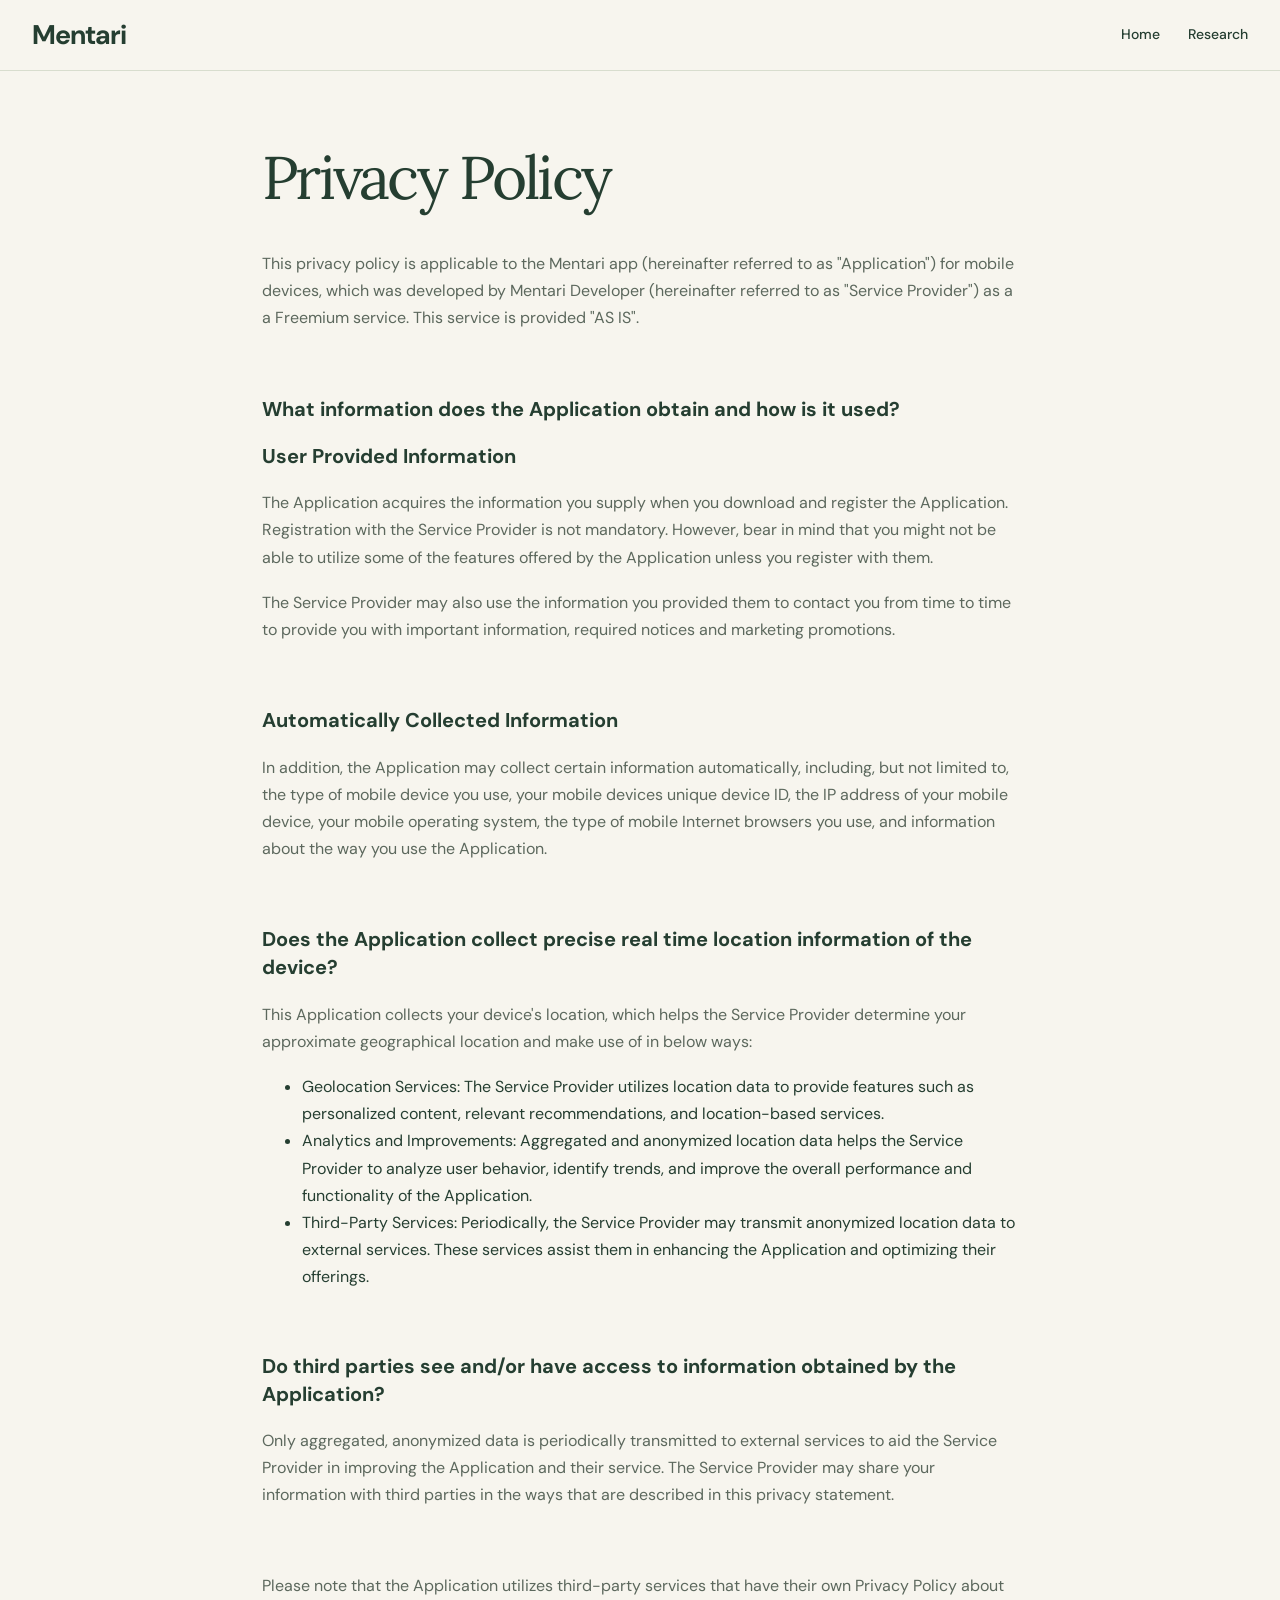
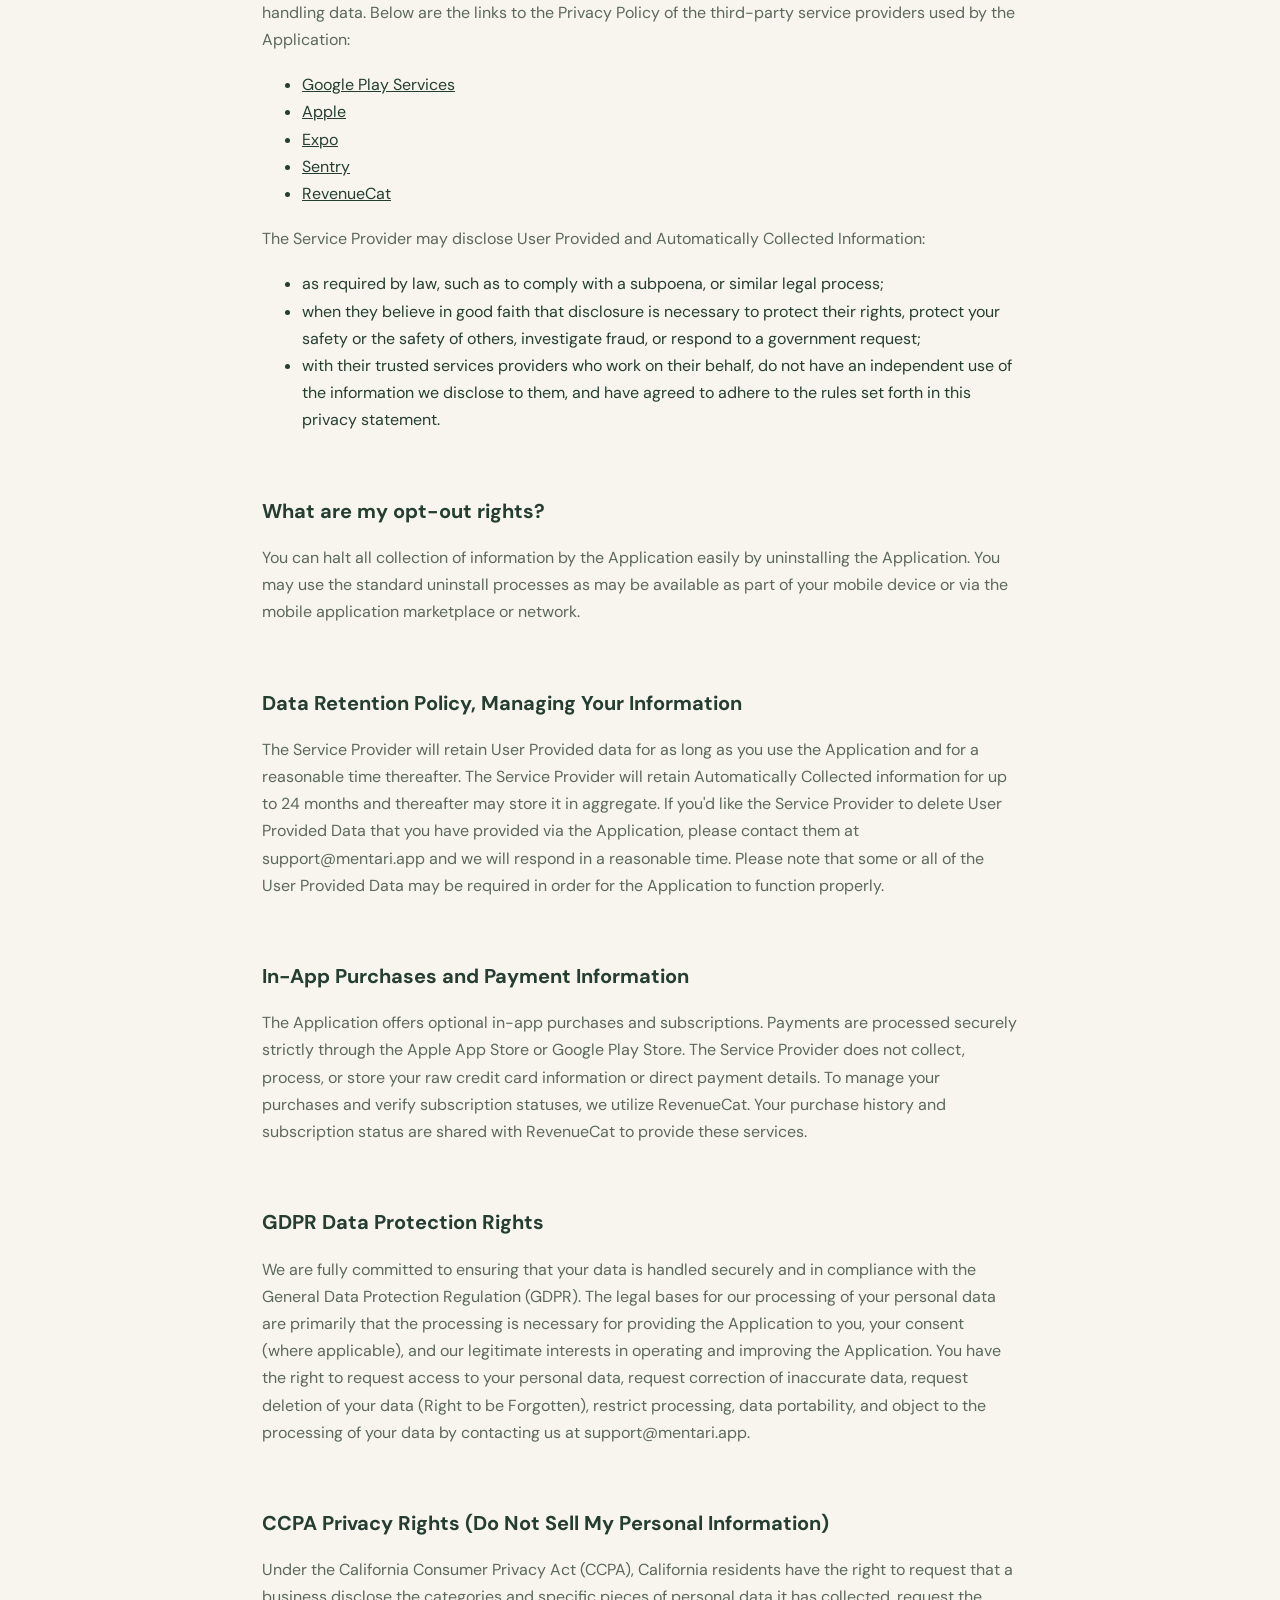
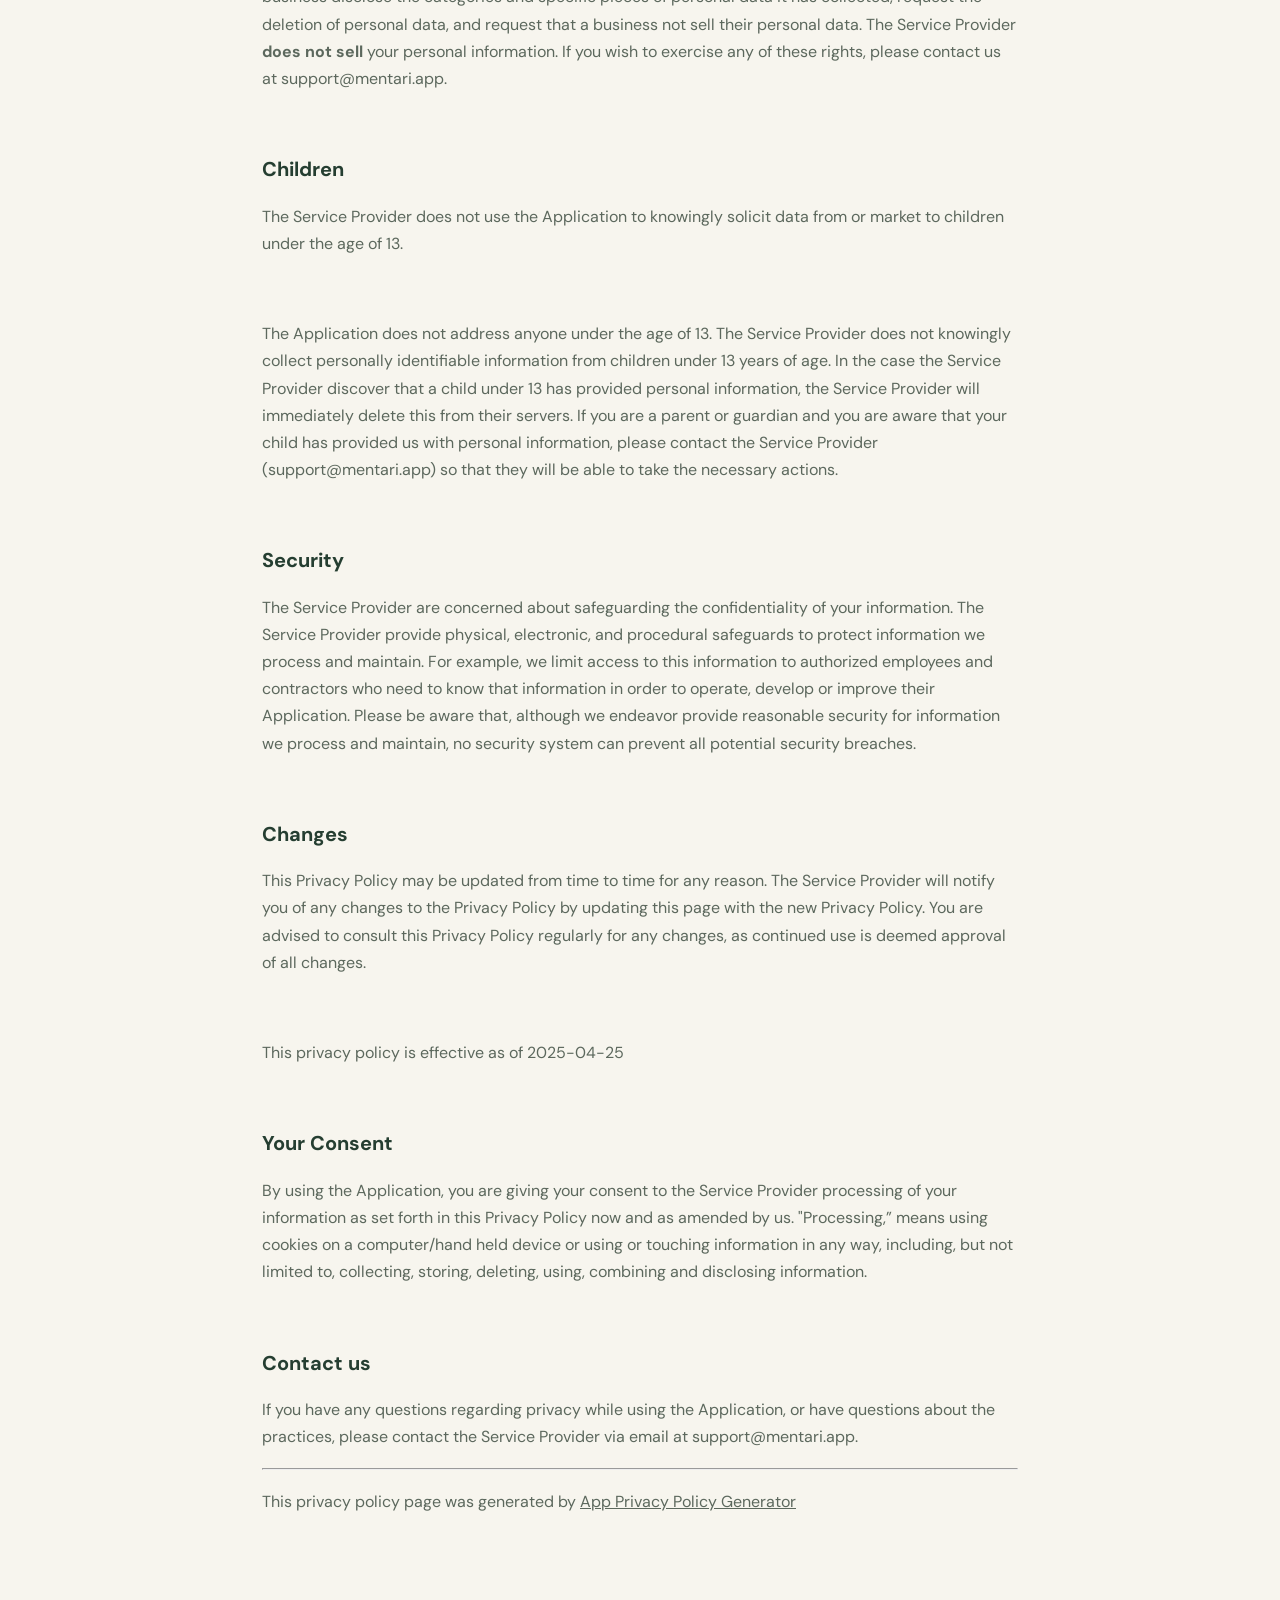
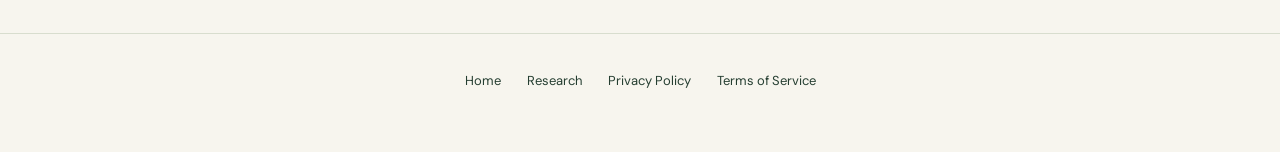
<file: privacy_policy.html>
<!DOCTYPE html>
<html lang="en">

<head>
    <meta charset='utf-8'>
    <meta name='viewport' content='width=device-width'>
    <title>Privacy Policy</title>

<link href="https://fonts.googleapis.com/css2?family=DM+Sans:wght@400;500;600;700&amp;family=Lora:ital,wght@0,400;0,500;1,400&amp;display=swap" rel="stylesheet">
<link rel="stylesheet" href="styles.css"><script src="site.js" defer></script></head>

<body class="legal-page"><a class="skip-link" href="#main">Skip to content</a><header><div class="navbar"><a class="logo" href="index.html">Mentari</a><button class="menu-toggle" aria-expanded="false" aria-controls="site-nav" aria-label="Open menu"><span></span><span></span></button><nav id="site-nav" aria-label="Main navigation"><a href="index.html">Home</a><a href="research.html">Research</a></nav></div></header><main id="main" class="legal-content">
    <h1>Privacy Policy</h1>
    <p>This privacy policy is applicable to the Mentari app (hereinafter referred to as "Application") for mobile
        devices, which was developed by Mentari Developer (hereinafter referred to as "Service Provider") as a a
        Freemium service. This service is provided "AS IS".</p><br><strong>What information does the Application obtain
        and how is it used?</strong><br><strong>User Provided Information</strong>
    <p>The Application acquires the information you supply when you download and register the Application. Registration
        with the Service Provider is not mandatory. However, bear in mind that you might not be able to utilize some of
        the features offered by the Application unless you register with them.</p>
    <p>The Service Provider may also use the information you provided them to contact you from time to time to provide
        you with important information, required notices and marketing promotions.</p><br><strong>Automatically
        Collected Information </strong>
    <p>In addition, the Application may collect certain information automatically, including, but not limited to, the
        type of mobile device you use, your mobile devices unique device ID, the IP address of your mobile device, your
        mobile operating system, the type of mobile Internet browsers you use, and information about the way you use the
        Application.</p><br><strong>Does the Application collect precise real time location information of the
        device?</strong>
    <p style="display: none;">This Application does not gather precise information about the location of your mobile
        device.</p>
    <div>
        <p>This Application collects your device's location, which helps the Service Provider determine your approximate
            geographical location and make use of in below ways:</p>
        <ul>
            <li>Geolocation Services: The Service Provider utilizes location data to provide features such as
                personalized content, relevant recommendations, and location-based services.</li>
            <li>Analytics and Improvements: Aggregated and anonymized location data helps the Service Provider to
                analyze user behavior, identify trends, and improve the overall performance and functionality of the
                Application.</li>
            <li>Third-Party Services: Periodically, the Service Provider may transmit anonymized location data to
                external services. These services assist them in enhancing the Application and optimizing their
                offerings.</li>
        </ul>
    </div><br><strong>Do third parties see and/or have access to information obtained by the Application?</strong>
    <p>Only aggregated, anonymized data is periodically transmitted to external services to aid the Service Provider in
        improving the Application and their service. The Service Provider may share your information with third parties
        in the ways that are described in this privacy statement.</p>
    <div><br>
        <p>Please note that the Application utilizes third-party services that have their own Privacy Policy about
            handling data. Below are the links to the Privacy Policy of the third-party service providers used by the
            Application:</p>
        <ul>
            <li><a href="https://www.google.com/policies/privacy/" target="_blank" rel="noopener noreferrer">Google Play
                    Services</a></li>
            <li><a href="https://www.apple.com/legal/privacy/en-ww/" target="_blank" rel="noopener noreferrer">Apple</a>
            </li>
            <!----><!----><!----><!----><!----><!----><!----><!----><!----><!----><!----><!----><!----><!---->
            <li><a href="https://expo.io/privacy" target="_blank" rel="noopener noreferrer">Expo</a></li>
            <li><a href="https://sentry.io/privacy/" target="_blank" rel="noopener noreferrer">Sentry</a></li>
            <li><a href="https://www.revenuecat.com/privacy" target="_blank" rel="noopener noreferrer">RevenueCat</a>
            </li>
            <!----><!----><!----><!----><!----><!----><!----><!----><!----><!----><!----><!----><!----><!----><!---->
        </ul>
    </div>
    <p>The Service Provider may disclose User Provided and Automatically Collected Information:</p>
    <ul>
        <li>as required by law, such as to comply with a subpoena, or similar legal process;</li>
        <li>when they believe in good faith that disclosure is necessary to protect their rights, protect your safety or
            the safety of others, investigate fraud, or respond to a government request;</li>
        <li>with their trusted services providers who work on their behalf, do not have an independent use of the
            information we disclose to them, and have agreed to adhere to the rules set forth in this privacy statement.
        </li>
    </ul>
    <p></p><br><strong>What are my opt-out rights?</strong>
    <p>You can halt all collection of information by the Application easily by uninstalling the Application. You may use
        the standard uninstall processes as may be available as part of your mobile device or via the mobile application
        marketplace or network.</p><br><strong>Data Retention Policy, Managing Your Information</strong>
    <p>The Service Provider will retain User Provided data for as long as you use the Application and for a reasonable
        time thereafter. The Service Provider will retain Automatically Collected information for up to 24 months and
        thereafter may store it in aggregate. If you'd like the Service Provider to delete User Provided Data that you
        have provided via the Application, please contact them at support@mentari.app and we will respond in a
        reasonable time. Please note that some or all of the User Provided Data may be required in order for the
        Application to function properly.</p><br><strong>In-App Purchases and Payment Information</strong>
    <p>The Application offers optional in-app purchases and subscriptions. Payments are processed securely strictly
        through the Apple App Store or Google Play Store. The Service Provider does not collect, process, or store your
        raw credit card information or direct payment details. To manage your purchases and verify subscription
        statuses, we utilize RevenueCat. Your purchase history and subscription status are shared with RevenueCat to
        provide these services.</p><br><strong>GDPR Data Protection Rights</strong>
    <p>We are fully committed to ensuring that your data is handled securely and in compliance with the General Data
        Protection Regulation (GDPR). The legal bases for our processing of your personal data are primarily that the
        processing is necessary for providing the Application to you, your consent (where applicable), and our
        legitimate interests in operating and improving the Application. You have the right to request access to your
        personal data, request correction of inaccurate data, request deletion of your data (Right to be Forgotten),
        restrict processing, data portability, and object to the processing of your data by contacting us at
        support@mentari.app.</p><br><strong>CCPA Privacy Rights (Do Not Sell My Personal Information)</strong>
    <p>Under the California Consumer Privacy Act (CCPA), California residents have the right to request that a business
        disclose the categories and specific pieces of personal data it has collected, request the deletion of personal
        data, and request that a business not sell their personal data. The Service Provider <strong>does not
            sell</strong> your personal information. If you wish to exercise any of these rights, please contact us at
        support@mentari.app.</p><br><strong>Children</strong>
    <p>The Service Provider does not use the Application to knowingly solicit data from or market to children under the
        age of 13.</p>
    <div><br>
        <p>The Application does not address anyone under the age of 13.
            The Service Provider does not knowingly collect personally
            identifiable information from children under 13 years of age. In the case
            the Service Provider discover that a child under 13 has provided
            personal information, the Service Provider will immediately
            delete this from their servers. If you are a parent or guardian
            and you are aware that your child has provided us with
            personal information, please contact the Service Provider (support@mentari.app) so that
            they will be able to take the necessary actions.</p>
    </div><!----><br><strong>Security</strong>
    <p>The Service Provider are concerned about safeguarding the confidentiality of your information. The Service
        Provider provide physical, electronic, and procedural safeguards to protect information we process and maintain.
        For example, we limit access to this information to authorized employees and contractors who need to know that
        information in order to operate, develop or improve their Application. Please be aware that, although we
        endeavor provide reasonable security for information we process and maintain, no security system can prevent all
        potential security breaches.</p><br><strong>Changes</strong>
    <p>This Privacy Policy may be updated from time to time for any reason. The Service Provider will notify you of any
        changes to the Privacy Policy by updating this page with the new Privacy Policy. You are advised to consult this
        Privacy Policy regularly for any changes, as continued use is deemed approval of all changes.</p><br>
    <p>This privacy policy is effective as of 2025-04-25</p><br><strong>Your Consent</strong>
    <p>By using the Application, you are giving your consent to the Service Provider processing of your information as
        set forth in this Privacy Policy now and as amended by us. "Processing,” means using cookies on a computer/hand
        held device or using or touching information in any way, including, but not limited to, collecting, storing,
        deleting, using, combining and disclosing information.</p><br><strong>Contact us</strong>
    <p>If you have any questions regarding privacy while using the Application, or have questions about the practices,
        please contact the Service Provider via email at support@mentari.app.</p>
    <hr>
    <p>This privacy policy page was generated by <a href="https://app-privacy-policy-generator.nisrulz.com/"
            target="_blank" rel="noopener noreferrer">App Privacy Policy Generator</a></p>
</main><footer><div class="footer-links"><a href="index.html">Home</a><a href="research.html">Research</a><a href="privacy_policy.html">Privacy Policy</a><a href="terms_and_conditions.html">Terms of Service</a></div></footer><a class="mobile-download" href="https://onelink.to/ut5w3a">Download Free App <svg class="download-icon" width="22" height="22" viewBox="0 0 24 24" fill="none" stroke="currentColor" stroke-width="1.8" stroke-linecap="round" stroke-linejoin="round" aria-hidden="true" focusable="false"><path d="M12 3v12m-5-5 5 5 5-5"/><path d="M5 16v4h14v-4"/></svg></a></body>

</html>
</file>
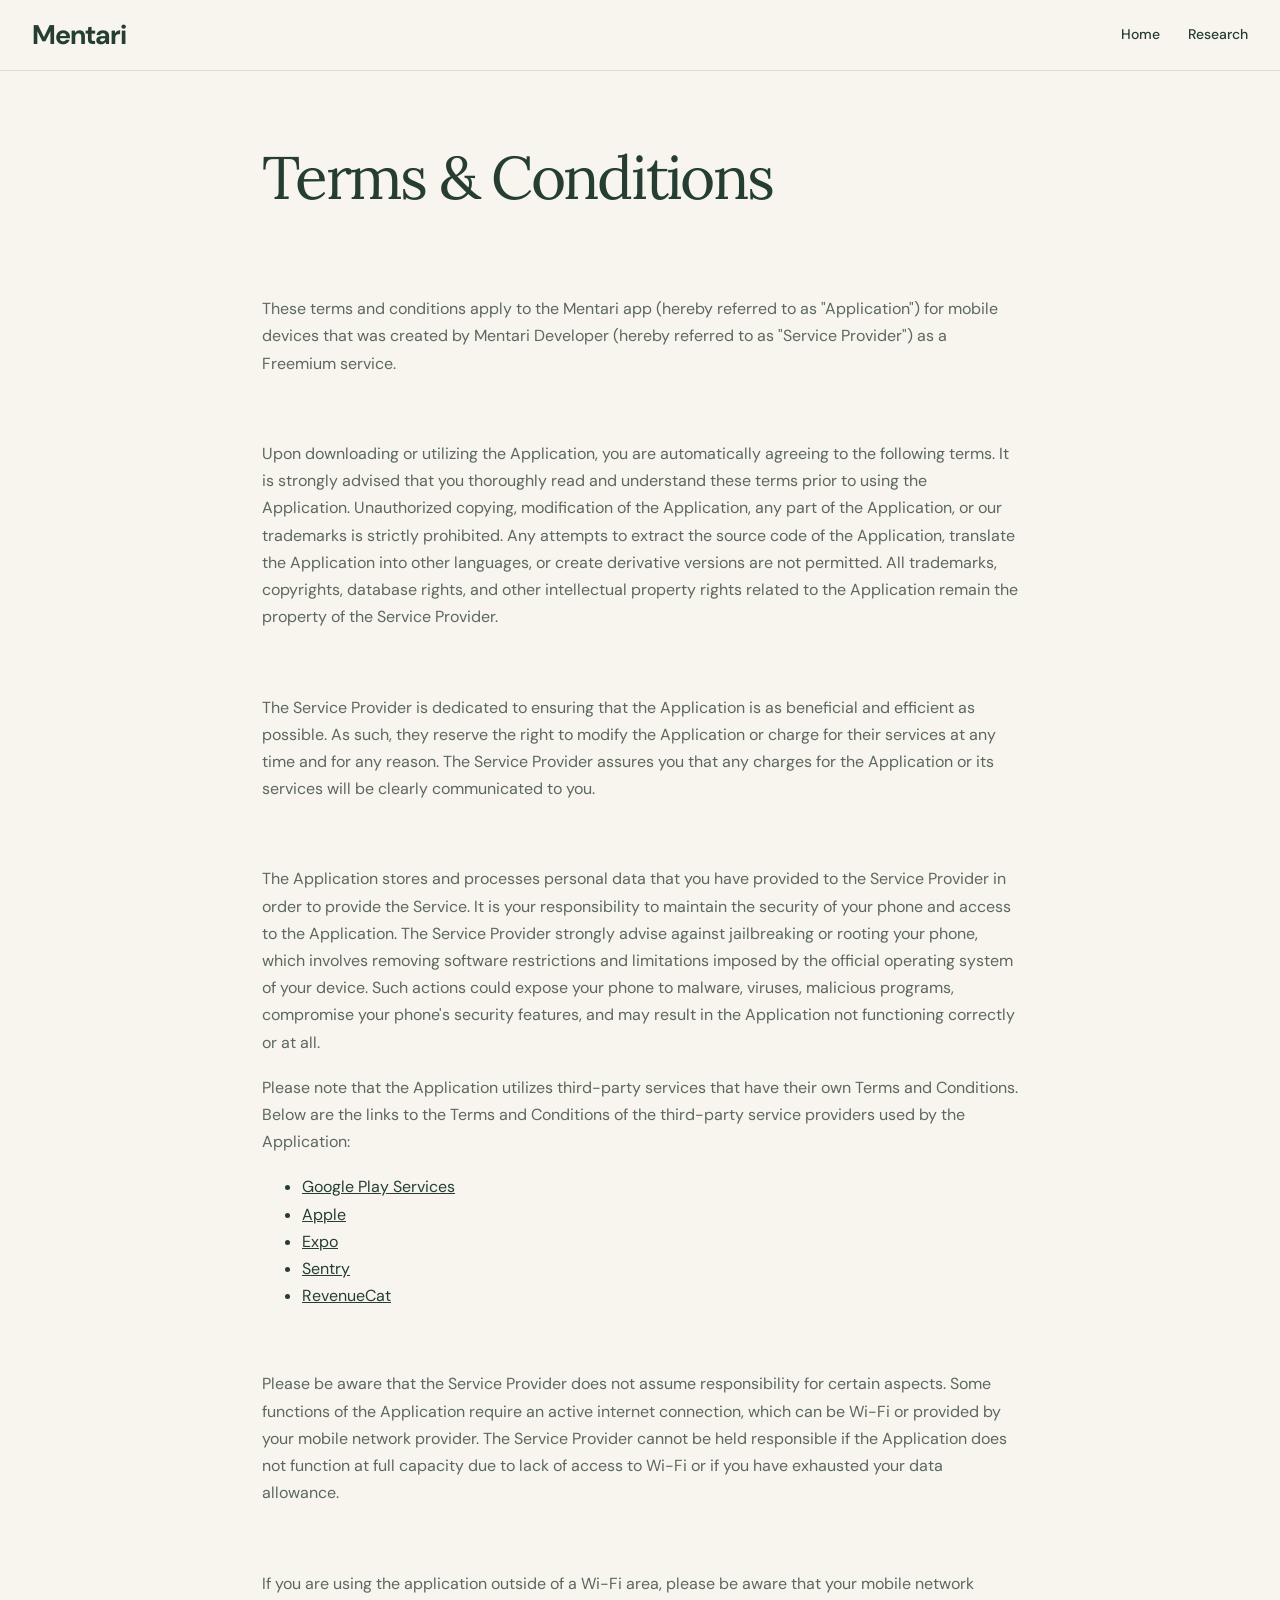
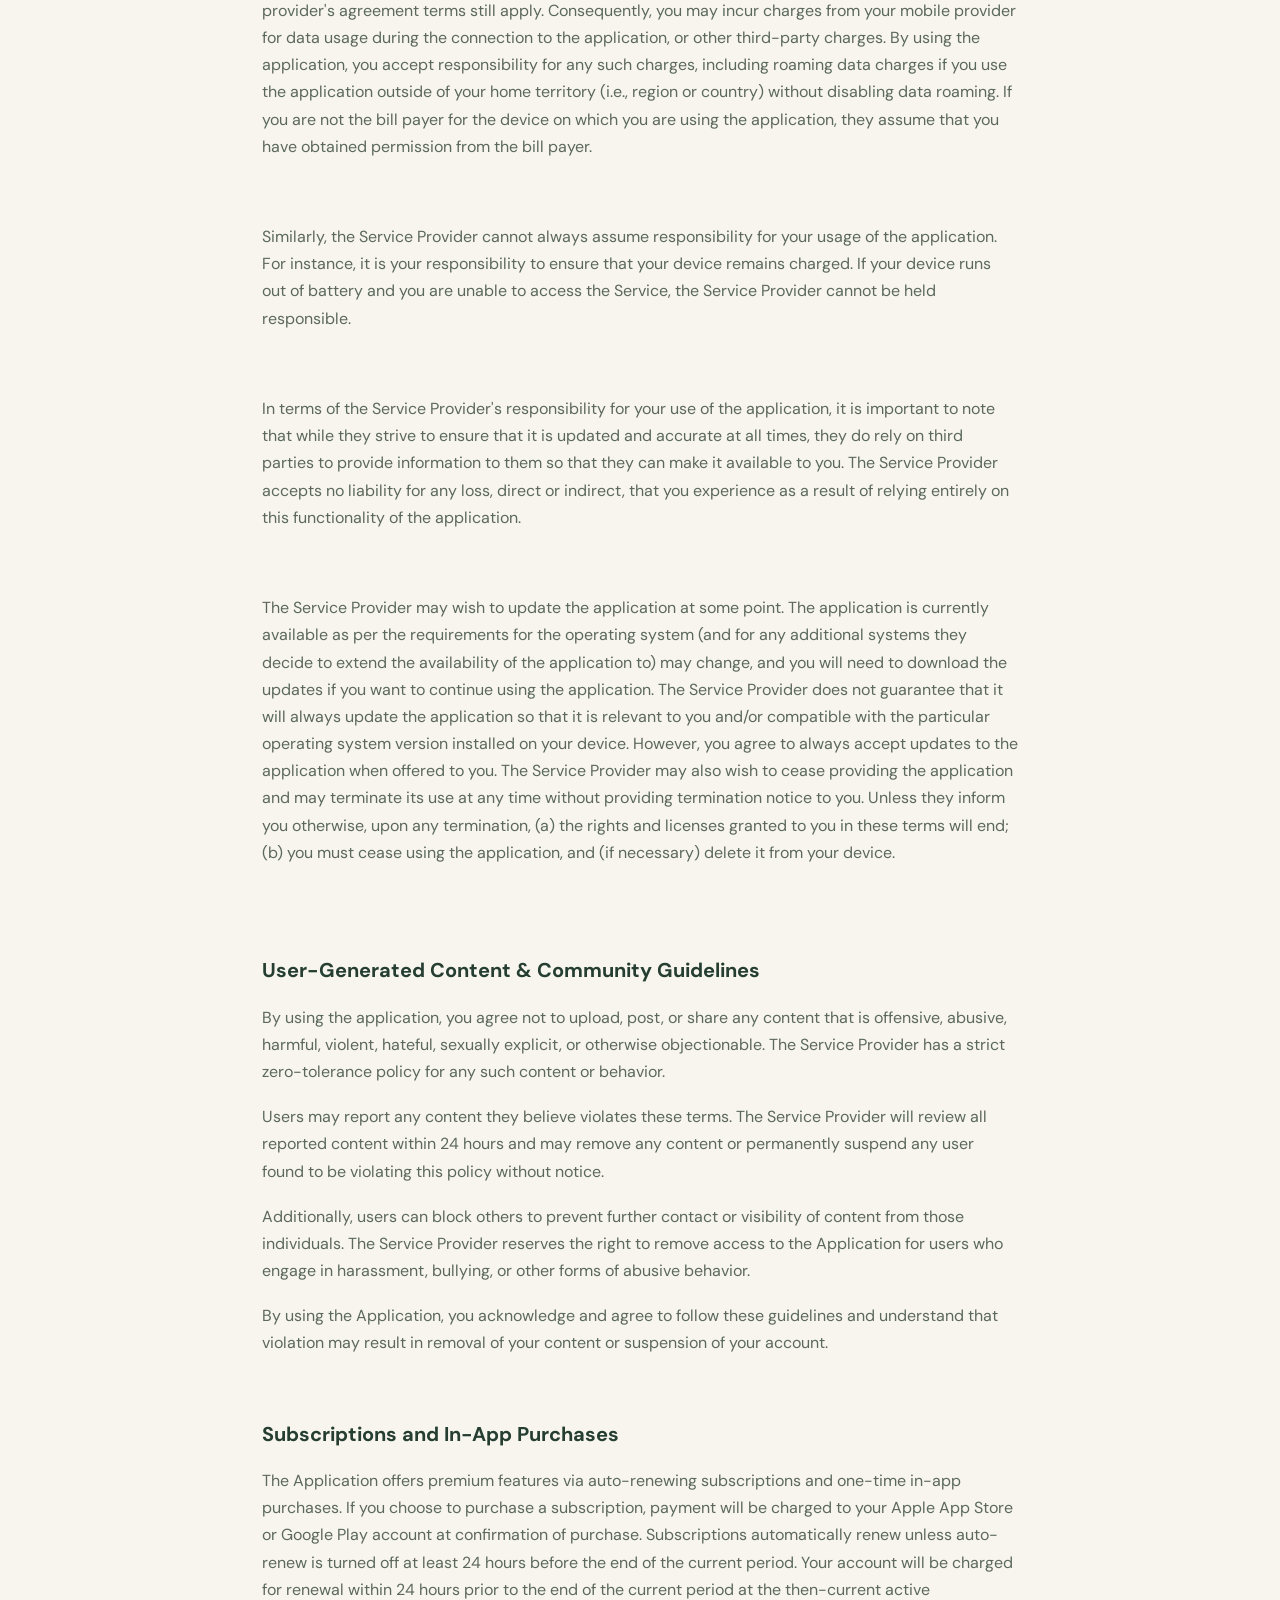
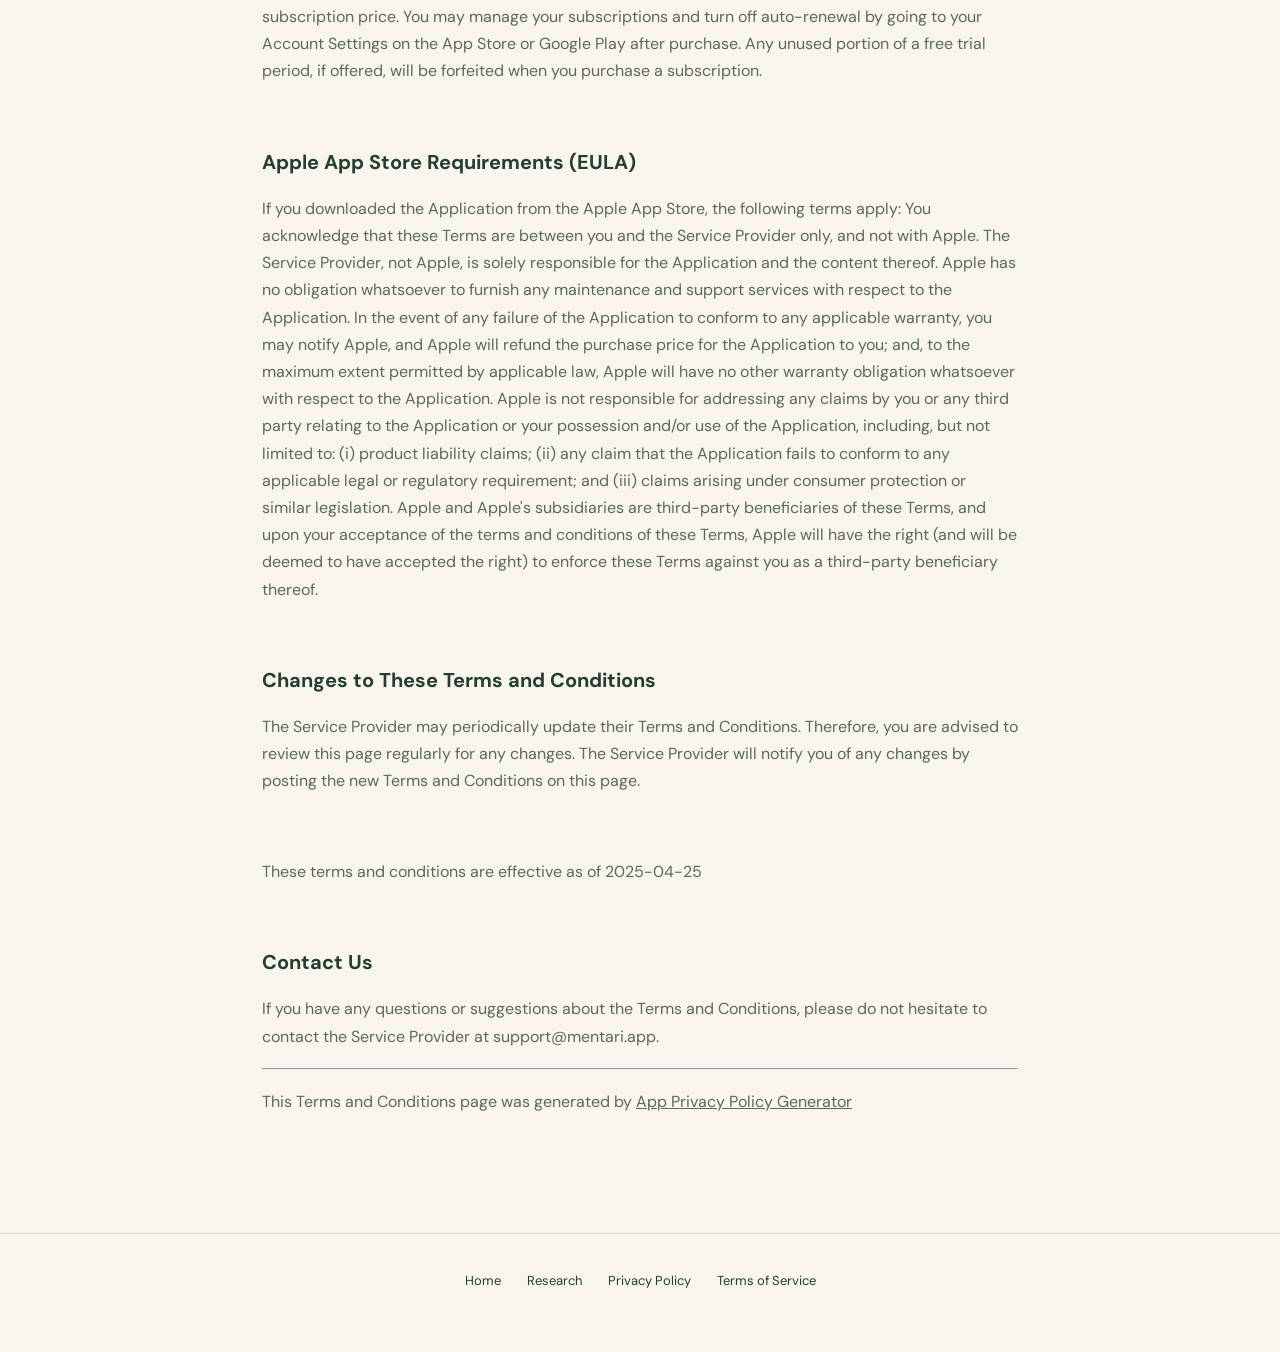
<file: terms_and_conditions.html>
<!DOCTYPE html>
<html lang="en">

<head>
    <meta charset='utf-8'>
    <meta name='viewport' content='width=device-width'>
    <title>Terms &amp; Conditions</title>

<link href="https://fonts.googleapis.com/css2?family=DM+Sans:wght@400;500;600;700&amp;family=Lora:ital,wght@0,400;0,500;1,400&amp;display=swap" rel="stylesheet">
<link rel="stylesheet" href="styles.css"><script src="site.js" defer></script></head>

<body class="legal-page"><a class="skip-link" href="#main">Skip to content</a><header><div class="navbar"><a class="logo" href="index.html">Mentari</a><button class="menu-toggle" aria-expanded="false" aria-controls="site-nav" aria-label="Open menu"><span></span><span></span></button><nav id="site-nav" aria-label="Main navigation"><a href="index.html">Home</a><a href="research.html">Research</a></nav></div></header><main id="main" class="legal-content">
    <h1>Terms &amp; Conditions</h1><br>
    <p>These terms and conditions apply to the Mentari app (hereby referred to as "Application") for mobile devices that
        was created by Mentari Developer (hereby referred to as "Service Provider") as a Freemium service.</p><br>
    <p>Upon downloading or utilizing the Application, you are automatically agreeing to the following terms. It is
        strongly advised that you thoroughly read and understand these terms prior to using the Application.
        Unauthorized copying, modification of the Application, any part of the Application, or our trademarks is
        strictly prohibited. Any attempts to extract the source code of the Application, translate the Application into
        other languages, or create derivative versions are not permitted. All trademarks, copyrights, database rights,
        and other intellectual property rights related to the Application remain the property of the Service Provider.
    </p><br>
    <p>The Service Provider is dedicated to ensuring that the Application is as beneficial and efficient as possible. As
        such, they reserve the right to modify the Application or charge for their services at any time and for any
        reason. The Service Provider assures you that any charges for the Application or its services will be clearly
        communicated to you.</p><br>
    <p>The Application stores and processes personal data that you have provided to the Service Provider in order to
        provide the Service. It is your responsibility to maintain the security of your phone and access to the
        Application. The Service Provider strongly advise against jailbreaking or rooting your phone, which involves
        removing software restrictions and limitations imposed by the official operating system of your device. Such
        actions could expose your phone to malware, viruses, malicious programs, compromise your phone's security
        features, and may result in the Application not functioning correctly or at all.</p>
    <div>
        <p>Please note that the Application utilizes third-party services that have their own Terms and Conditions.
            Below are the links to the Terms and Conditions of the third-party service providers used by the
            Application:</p>
        <ul>
            <li><a href="https://policies.google.com/terms" target="_blank" rel="noopener noreferrer">Google Play
                    Services</a></li>
            <li><a href="https://www.apple.com/legal/internet-services/itunes/dev/stdeula/" target="_blank"
                    rel="noopener noreferrer">Apple</a></li>
            <!----><!----><!----><!----><!----><!----><!----><!----><!----><!----><!----><!----><!----><!---->
            <li><a href="https://expo.io/terms" target="_blank" rel="noopener noreferrer">Expo</a></li>
            <li><a href="https://sentry.io/terms/" target="_blank" rel="noopener noreferrer">Sentry</a></li>
            <li><a href="https://www.revenuecat.com/terms" target="_blank" rel="noopener noreferrer">RevenueCat</a></li>
            <!----><!----><!----><!----><!----><!----><!----><!----><!----><!----><!----><!----><!----><!----><!---->
        </ul>
    </div><br>
    <p>Please be aware that the Service Provider does not assume responsibility for certain aspects. Some functions of
        the Application require an active internet connection, which can be Wi-Fi or provided by your mobile network
        provider. The Service Provider cannot be held responsible if the Application does not function at full capacity
        due to lack of access to Wi-Fi or if you have exhausted your data allowance.</p><br>
    <p>If you are using the application outside of a Wi-Fi area, please be aware that your mobile network provider's
        agreement terms still apply. Consequently, you may incur charges from your mobile provider for data usage during
        the connection to the application, or other third-party charges. By using the application, you accept
        responsibility for any such charges, including roaming data charges if you use the application outside of your
        home territory (i.e., region or country) without disabling data roaming. If you are not the bill payer for the
        device on which you are using the application, they assume that you have obtained permission from the bill
        payer.</p><br>
    <p>Similarly, the Service Provider cannot always assume responsibility for your usage of the application. For
        instance, it is your responsibility to ensure that your device remains charged. If your device runs out of
        battery and you are unable to access the Service, the Service Provider cannot be held responsible.</p><br>
    <p>In terms of the Service Provider's responsibility for your use of the application, it is important to note that
        while they strive to ensure that it is updated and accurate at all times, they do rely on third parties to
        provide information to them so that they can make it available to you. The Service Provider accepts no liability
        for any loss, direct or indirect, that you experience as a result of relying entirely on this functionality of
        the application.</p><br>
    <p>The Service Provider may wish to update the application at some point. The application is currently available as
        per the requirements for the operating system (and for any additional systems they decide to extend the
        availability of the application to) may change, and you will need to download the updates if you want to
        continue using the application. The Service Provider does not guarantee that it will always update the
        application so that it is relevant to you and/or compatible with the particular operating system version
        installed on your device. However, you agree to always accept updates to the application when offered to you.
        The Service Provider may also wish to cease providing the application and may terminate its use at any time
        without providing termination notice to you. Unless they inform you otherwise, upon any termination, (a) the
        rights and licenses granted to you in these terms will end; (b) you must cease using the application, and (if
        necessary) delete it from your device.</p><br>
    <br><strong>User-Generated Content & Community Guidelines</strong>
    <p>
        By using the application, you agree not to upload, post, or share any content that is offensive,
        abusive, harmful, violent, hateful, sexually explicit, or otherwise objectionable. The Service Provider has a
        strict zero-tolerance policy for any such content or behavior.
    </p>

    <p>
        Users may report any content they believe violates these terms. The Service Provider will review all reported
        content within 24 hours and may remove any content or permanently suspend any user found to be violating this
        policy without notice.
    </p>

    <p>
        Additionally, users can block others to prevent further contact or visibility of content from those individuals.
        The Service Provider reserves the right to remove access to the Application for users who engage in harassment,
        bullying, or other forms of abusive behavior.
    </p>

    <p>
        By using the Application, you acknowledge and agree to follow these guidelines and understand that violation may
        result in removal of your content or suspension of your account.
    </p><br>

    <strong>Subscriptions and In-App Purchases</strong>
    <p>The Application offers premium features via auto-renewing subscriptions and one-time in-app purchases. If you
        choose to purchase a subscription, payment will be charged to your Apple App Store or Google Play account at
        confirmation of purchase. Subscriptions automatically renew unless auto-renew is turned off at least 24 hours
        before the end of the current period. Your account will be charged for renewal within 24 hours prior to the end
        of the current period at the then-current active subscription price. You may manage your subscriptions and turn
        off auto-renewal by going to your Account Settings on the App Store or Google Play after purchase. Any unused
        portion of a free trial period, if offered, will be forfeited when you purchase a subscription.</p><br>

    <strong>Apple App Store Requirements (EULA)</strong>
    <p>If you downloaded the Application from the Apple App Store, the following terms apply: You acknowledge that these
        Terms are between you and the Service Provider only, and not with Apple. The Service Provider, not Apple, is
        solely responsible for the Application and the content thereof. Apple has no obligation whatsoever to furnish
        any maintenance and support services with respect to the Application. In the event of any failure of the
        Application to conform to any applicable warranty, you may notify Apple, and Apple will refund the purchase
        price for the Application to you; and, to the maximum extent permitted by applicable law, Apple will have no
        other warranty obligation whatsoever with respect to the Application. Apple is not responsible for addressing
        any claims by you or any third party relating to the Application or your possession and/or use of the
        Application, including, but not limited to: (i) product liability claims; (ii) any claim that the Application
        fails to conform to any applicable legal or regulatory requirement; and (iii) claims arising under consumer
        protection or similar legislation. Apple and Apple's subsidiaries are third-party beneficiaries of these Terms,
        and upon your acceptance of the terms and conditions of these Terms, Apple will have the right (and will be
        deemed to have accepted the right) to enforce these Terms against you as a third-party beneficiary thereof.</p>
    <br>

    <strong>Changes to These Terms and Conditions</strong>
    <p>The Service Provider may periodically update their Terms and Conditions. Therefore, you are advised to review
        this page regularly for any changes. The Service Provider will notify you of any changes by posting the new
        Terms and Conditions on this page.</p><br>
    <p>These terms and conditions are effective as of 2025-04-25</p><br><strong>Contact Us</strong>
    <p>If you have any questions or suggestions about the Terms and Conditions, please do not hesitate to contact the
        Service Provider at support@mentari.app.</p>
    <hr>
    <p>This Terms and Conditions page was generated by <a href="https://app-privacy-policy-generator.nisrulz.com/"
            target="_blank" rel="noopener noreferrer">App Privacy Policy Generator</a></p>
</main><footer><div class="footer-links"><a href="index.html">Home</a><a href="research.html">Research</a><a href="privacy_policy.html">Privacy Policy</a><a href="terms_and_conditions.html">Terms of Service</a></div></footer><a class="mobile-download" href="https://onelink.to/ut5w3a">Download Free App <svg class="download-icon" width="22" height="22" viewBox="0 0 24 24" fill="none" stroke="currentColor" stroke-width="1.8" stroke-linecap="round" stroke-linejoin="round" aria-hidden="true" focusable="false"><path d="M12 3v12m-5-5 5 5 5-5"/><path d="M5 16v4h14v-4"/></svg></a></body>

</html>
</file>
<file: styles.css>
:root{
  --paper:#f7f5ee;
  --ink:#253e31;
  --muted:#5c685d;
  --green:#365c41;
  --line:#d8ddce;
  --soft:#e7ebdc;
  --accent:#edaf70;
  --primary-color:#365c41;
  --gray-text:#5c685d;
  --light-bg:#e7ebdc;
  --dark-text:#253e31;
  --accent-color:#996030;
  --light-text:#fff
}
*{
  box-sizing:border-box
}
html{
  scroll-behavior:smooth;
  scroll-padding-top:110px
}
body{
  margin:0;
  background:var(--paper);
  color:var(--ink);
  font-family:'DM Sans',Arial,sans-serif;
  font-size:16px;
  line-height:1.7
}
a{
  color:inherit
}
button,a,summary{
  -webkit-tap-highlight-color:transparent
}
button{
  font:inherit;
  cursor:pointer
}
a,button,summary{
  touch-action:manipulation
}
a:focus-visible,button:focus-visible,summary:focus-visible{
  outline:3px solid #a56834;
  outline-offset:5px
}
img{
  max-width:100%;
  height:auto
}
h1,h2,h3,p{
  margin:0
}
h1,h2{
  font-family:'Lora',Georgia,serif;
  font-weight:400;
  line-height:1.12;
  letter-spacing:-.045em;
  text-wrap:balance
}
h1{
  font-size:clamp(42px,4.7vw,70px)
}
h2{
  font-size:clamp(34px,3.6vw,50px)
}
h3{
  font-size:22px;
  line-height:1.35;
  font-weight:500;
  letter-spacing:-.025em
}
p{
  color:var(--muted)
}
svg{
  flex-shrink:0
}
section{
  padding:104px 32px
}
.container{
  max-width:1160px;
  margin:auto
}
.skip-link{
  position:fixed;
  left:16px;
  top:-100px;
  z-index:100;
  background:var(--ink);
  color:white;
  padding:12px 20px
}
.skip-link:focus{
  top:12px
}
header{
  position:sticky;
  top:0;
  z-index:30;
  background:rgba(247,245,238,.97);
  border-bottom:1px solid var(--line)
}
.navbar{
  max-width:1280px;
  margin:auto;
  padding:20px 32px;
  display:flex;
  align-items:center;
  justify-content:space-between;
  gap:30px
}
.logo{
  display:flex;
  align-items:center;
  gap:10px;
  font-size:27px;
  line-height:1.1;
  font-weight:700;
  text-decoration:none;
  letter-spacing:-1px
}
.logo img{
  width:42px;
  height:42px;
  object-fit:contain
}
.motto{
  display:none
}
.navbar nav{
  display:flex;
  align-items:center;
  gap:28px
}
.navbar nav a{
  text-decoration:none;
  font-size:14px;
  font-weight:500;
  white-space:nowrap
}
.navbar nav a:hover,.navbar nav a[aria-current=page]{
  color:#6a783e
}
.btn-get-started,.btn-light{
  display:inline-flex;
  align-items:center;
  gap:28px;
  background:var(--ink);
  color:white!important;
  padding:11px 22px;
  border-radius:30px;
  text-decoration:none
}
.menu-toggle{
  display:none
}
.eyebrow{
  text-transform:uppercase;
  letter-spacing:.16em;
  font-size:11px;
  font-weight:700;
  color:var(--green);
  margin-bottom:24px
}
.hero{
  max-width:1280px;
  margin:auto;
  display:grid;
  grid-template-columns:1.2fr 1fr;
  gap:65px;
  align-items:center;
  padding:64px 32px 90px
}
.hero h1 strong{
  font-weight:400
}
.hero h1 br{
  display:none
}
.hero h1 span{
  font-style:italic;
  color:#68794f
}
.hero-content>p:not(.eyebrow){
  font-size:17px;
  max-width:580px;
  margin:28px 0;
  line-height:1.8
}
.hero-art{
  position:relative;
  max-width:470px;
  justify-self:end
}
.hero-art img{
  display:block;
  width:100%;
  height:auto;
  border-radius:12px;
}
.app-badges{
  display:flex;
  gap:12px;
  margin-top:32px
}
.badge-link{
  display:inline-flex;
  transition:transform .2s
}
.badge-link:hover{
  transform:translateY(-3px)
}
.app-badge{
  height:46px;
  width:auto
}
.section-title{
  max-width:700px
}
.section-subtitle{
  max-width:610px;
  margin:20px 0 48px;
  font-size:17px
}
.how-it-works{
  border-top:1px solid var(--line)
}
.how-it-works-grid{
  display:grid;
  grid-template-columns:repeat(3,1fr);
  gap:48px
}
.how-it-works-grid>div{
  position:relative;
  border-top:1px solid #b7c1a8;
  padding-top:24px
}
.how-it-works-grid>div>div{
  font:italic 46px 'Lora',Georgia,serif;
  color:#73875e;
  margin-bottom:28px
}
.how-it-works-grid h3{
  margin-bottom:15px
}
.features{
  background:var(--soft)
}
.features-grid{
  display:grid;
  grid-template-columns:1fr 1fr;
  gap:0 72px
}
.feature-item{
  padding:38px 0;
  border-top:1px solid #bac5ae
}
.feature-icon{
  margin-bottom:22px;
  color:var(--green)
}
.feature-icon svg{
  width:32px;
  height:32px
}
.feature-item h3{
  font-size:25px;
  margin-bottom:16px
}
.feature-item p{
  max-width:490px;
  margin-bottom:24px
}
.premium-badge{
  display:inline-block;
  padding:4px 12px;
  border:1px solid #bdc7b1;
  border-radius:20px;
  font-size:12px;
  margin-right:5px;
  color:#475f40
}
.testimonials-grid{
  display:grid;
  grid-template-columns:1.25fr 1fr 1fr;
  gap:32px
}
.testimonial-item{
  padding:30px 0;
  border-top:1px solid var(--line)
}
.testimonial-item:first-child{
  background:#eee7d8;
  padding:32px;
  border:0;
  border-radius:3px
}
.testimonial-text{
  font-size:16px;
  color:var(--ink);
  line-height:1.9
}
.testimonial-text:before{
  content:'“';
  display:block;
  font:64px/.8 Georgia;
  color:#849369;
  margin:10px 0 20px
}
.testimonial-item>div{
  display:flex;
  gap:12px;
  align-items:center;
  margin-top:24px;
  font-size:13px
}
.testimonial-item>div span{
  display:flex
}
.testimonial-item svg{
  width:14px;
  height:14px
}
.cta,.cta-section{
  background:var(--ink);
  color:var(--paper);
  text-align:center;
  position:relative
}
.cta h2,.cta-section h2{
  max-width:830px;
  margin:auto
}
.cta p,.cta-section p{
  color:#d6ddcf;
  max-width:740px;
  margin:26px auto
}
.cta p+p{
  font-size:14px
}
.download-options{
  display:flex;
  gap:16px;
  justify-content:center;
  margin-top:32px
}
.download-btn-large{
  display:inline-flex;
  align-items:center;
  gap:12px;
  text-align:left;
  padding:12px 24px;
  background:var(--paper);
  color:var(--ink);
  border-radius:10px;
  text-decoration:none
}
.download-btn-large>div>div:first-child{
  font-size:11px
}
.download-btn-large>div>div:last-child{
  font-size:19px;
  font-weight:600
}
.faq .container{
  max-width:900px
}
.faq-item{
  border-bottom:1px solid var(--line);
  padding:0
}
.faq-item:first-child{
  border-top:1px solid var(--line)
}
.faq-item summary{
  list-style:none;
  display:flex;
  align-items:center;
  justify-content:space-between;
  gap:24px;
  padding:24px 0;
  cursor:pointer;
  font-size:18px;
  font-weight:500;
  line-height:1.5
}
.faq-item summary::-webkit-details-marker{
  display:none
}
.faq-item summary:after{
  content:'+';
  font-size:26px;
  font-weight:400;
  color:#597244
}
.faq-item[open] summary:after{
  content:'−'
}
.faq-item p{
  padding:0 40px 26px 0;
  max-width:780px
}
.community{
  border-top:1px solid var(--line);
  text-align:center;
  padding:72px 24px
}
.community .section-title,.community .section-subtitle{
  margin-left:auto;
  margin-right:auto
}
.social-icons{
  display:flex;
  justify-content:center;
  gap:16px
}
.social-icons a{
  display:flex;
  align-items:center;
  justify-content:center;
  width:52px;
  height:52px;
  border:1px solid var(--line);
  border-radius:50%;
  transition:background .2s
}
.social-icons a:hover{
  background:var(--soft)
}
.social-icons svg{
  width:22px;
  height:22px
}
footer{
  border-top:1px solid var(--line);
  padding:36px 24px;
  text-align:center
}
footer p{
  font-size:12px
}
.footer-links{
  display:flex;
  gap:26px;
  justify-content:center;
  flex-wrap:wrap;
  margin-bottom:24px
}
.footer-links a{
  font-size:13px;
  text-decoration:none
}
.footer-links a:hover{
  text-decoration:underline
}
.mobile-download{
  display:none
}
.contact-modal{
  position:fixed;
  inset:0;
  z-index:100;
  display:flex;
  align-items:center;
  justify-content:center;
  background:#1b3024b3;
  padding:24px
}
.contact-modal[hidden]{
  display:none
}
.contact-modal>div{
  position:relative;
  background:var(--paper);
  border-radius:16px;
  padding:44px;
  max-width:500px;
  text-align:left
}
.contact-modal p{
  margin:20px 0
}
.contact-modal #closeModal{
  position:absolute;
  right:12px;
  top:8px;
  width:44px;
  height:44px;
  border:0;
  background:none;
  font-size:28px
}
.contact-modal a{
  overflow-wrap:anywhere
}
.research-header{
  max-width:1050px;
  margin:auto;
  text-align:center;
  padding:80px 24px 72px
}
.research-header h1{
  font-size:clamp(40px,5vw,66px)
}
.research-header h1 span{
  font-style:italic;
  color:#68794f
}
.research-header p{
  max-width:650px;
  margin:28px auto 0;
  font-size:18px
}
.research-layout{
  max-width:1200px;
  margin:0 auto;
  padding:0 32px 96px;
  display:grid;
  grid-template-columns:230px minmax(0,1fr);
  gap:70px;
  align-items:start
}
.research-toc{
  position:sticky;
  top:120px;
  border-top:1px solid var(--line);
  padding-top:24px
}
.research-toc nav{
  display:flex;
  flex-direction:column;
  gap:16px
}
.research-toc .eyebrow{
  margin:0 0 4px
}
.research-toc a{
  font-size:13px;
  line-height:1.5;
  text-decoration:none;
  color:var(--muted);
  border-left:2px solid transparent;
  padding-left:12px
}
.research-toc a:hover,.research-toc a[aria-current=location]{
  border-color:var(--green);
  color:var(--ink)
}
.research-content{
  min-width:0;
  font-size:17px;
  line-height:1.9
}
.research-content p{
  margin-bottom:24px
}
.research-intro{
  font-size:18px
}
.research-section{
  padding-top:52px;
  margin-top:48px;
  border-top:1px solid var(--line)
}
.research-section h2,.sources h2{
  font-size:36px;
  line-height:1.25;
  letter-spacing:-.035em;
  margin-bottom:30px
}
.research-section h3{
  margin:34px 0 18px;
  font-size:23px
}
.research-content h4{
  margin:0 0 16px
}
.research-content ul{
  padding-left:24px
}
.research-content li{
  margin-bottom:12px;
  color:var(--muted)
}
.stat-highlight{
  background:#e4e9d6;
  color:var(--ink);
  padding:2px 4px
}
.citation{
  font-size:12px;
  vertical-align:super;
  margin:0 3px;
  color:var(--green);
  font-weight:700
}
.highlight-box{
  background:var(--soft);
  border-left:3px solid #7f9465;
  padding:28px 32px;
  margin:32px 0
}
.highlight-box ul{
  margin-bottom:0
}
.sources{
  margin-top:60px;
  padding:32px;
  background:#eeeadd;
  border-radius:4px
}
.sources li{
  font-size:14px;
  overflow-wrap:anywhere
}
.sources a{
  text-underline-offset:4px
}
.cta-section .btn-light{
  background:var(--paper);
  color:var(--ink)!important
}
.legal-content{
  max-width:820px;
  margin:auto;
  padding:72px 32px 100px
}
.legal-content h1{
  margin-bottom:40px
}
.legal-content p{
  margin:18px 0
}
.legal-content>strong{
  font-size:20px;
  display:inline-block;
  line-height:1.4;
  margin-top:18px
}
.legal-content a{
  overflow-wrap:anywhere
}
.reveal{
  animation:arrive .65s both
}
@keyframes arrive{
  from{
    opacity:.3;
    transform:translateY(20px)
  }
  to{
    opacity:1;
    transform:none
  }
}
@media(min-width:1100px){
  .features .container{
    display:grid;
    grid-template-columns:1fr 1.9fr;
    gap:0 70px
  }
  .features .section-title{
    grid-column:1;
    grid-row:1;
    align-self:start
  }
  .features .section-subtitle{
    grid-column:1;
    grid-row:2;
    align-self:start;
    margin-top:24px
  }
  .features-grid{
    grid-column:2;
    grid-row:1 / span 3;
    gap:0 40px
  }
  .feature-item:first-child,.feature-item:nth-child(2){
    padding-top:0;
    border-top:0
  }
}
@media(max-width:1050px){
  .navbar nav{
    gap:18px
  }
  .hero{
    gap:32px
  }
  .testimonials-grid{
    grid-template-columns:1fr 1fr
  }
  .testimonial-item:first-child{
    grid-column:1 / -1
  }
  .research-layout{
    gap:36px;
    grid-template-columns:190px minmax(0,1fr)
  }
}
@media(max-width:800px){
  html{
    scroll-padding-top:90px
  }
  .navbar{
    padding:16px 24px
  }
  .menu-toggle{
    display:flex;
    flex-direction:column;
    justify-content:center;
    gap:6px;
    width:44px;
    height:44px;
    background:transparent;
    border:1px solid var(--line);
    border-radius:50%
  }
  .menu-toggle span{
    height:1px;
    width:18px;
    background:var(--ink);
    align-self:center;
    transition:transform .2s
  }
  .menu-toggle[aria-expanded=true] span:first-child{
    transform:translateY(3.5px) rotate(45deg)
  }
  .menu-toggle[aria-expanded=true] span:last-child{
    transform:translateY(-3.5px) rotate(-45deg)
  }
  .navbar nav{
    display:none;
    position:absolute;
    top:100%;
    left:0;
    right:0;
    background:var(--paper);
    padding:24px;
    border-bottom:1px solid var(--line);
    align-items:stretch;
    gap:0;
    box-shadow:0 14px 18px #253e3108
  }
  .navbar nav.active{
    display:flex;
    flex-direction:column
  }
  .navbar nav a{
    padding:12px
  }
  .hero{
    padding:48px 24px 64px;
    gap:36px;
    grid-template-columns:1.25fr 1fr
  }
  .hero h1{
    font-size:44px
  }
  .hero-content>p:not(.eyebrow){
    font-size:16px
  }
  .hero-art{
    max-width:330px
  }
  .app-badges{
    flex-wrap:wrap
  }
  .how-it-works-grid{
    gap:26px
  }
  .how-it-works-grid h3{
    font-size:20px
  }
  section{
    padding:72px 24px
  }
  .research-layout{
    display:block;
    padding:0 24px 64px
  }
  .research-toc{
    position:relative;
    top:0;
    margin-bottom:44px
  }
  .research-toc nav{
    display:grid;
    grid-template-columns:1fr 1fr;
    gap:14px
  }
  .research-toc .eyebrow{
    grid-column:1 / -1
  }
  .research-toc a{
    padding:6px 0
  }
  .research-header{
    padding:56px 24px
  }
}
@media(max-width:600px){
  .hero{
    grid-template-columns:1fr;
    gap:32px
  }
  .hero h1{
    font-size:44px;
    max-width:500px
  }
  .hero-content>p:not(.eyebrow){
    margin-bottom:0
  }
  .hero-art{
    width:100%;
    max-width:320px;
    justify-self:center
  }
  .hero-art img{
    width:100%;
    height:auto;
    border-radius:12px
  }
  .eyebrow{
    font-size:10px;
    margin-bottom:20px
  }
  .how-it-works-grid,.features-grid,.testimonials-grid{
    grid-template-columns:1fr;
    gap:28px
  }
  .how-it-works-grid>div{
    display:grid;
    grid-template-columns:42px 1fr;
    gap:10px 20px
  }
  .how-it-works-grid>div>div{
    grid-row:1 / span 2;
    font-size:32px;
    margin:0
  }
  .how-it-works-grid h3{
    margin:0
  }
  .how-it-works-grid p{
    grid-column:2
  }
  .features-grid{
    gap:0
  }
  .feature-item{
    padding:30px 0
  }
  .feature-item:last-child{
    padding-bottom:0
  }
  .section-subtitle{
    margin-bottom:32px
  }
  .testimonials-grid{
    gap:18px
  }
  .testimonial-item:first-child{
    padding:26px
  }
  .faq-item summary{
    font-size:16px
  }
  .cta h2{
    font-size:35px
  }
  .research-content{
    font-size:16px
  }
  .research-intro{
    font-size:17px
  }
  .research-toc nav{
    grid-template-columns:1fr
  }
  .research-section h2{
    font-size:30px
  }
  .highlight-box,.sources{
    padding:24px
  }
  .legal-content{
    padding:48px 24px 72px
  }
  .footer-links{
    gap:12px 24px
  }
}
/* A single persistent download action replaces every store choice on mobile. */
@media(max-width:800px),(hover:none) and (pointer:coarse){
  body{
    padding-bottom:calc(96px + env(safe-area-inset-bottom))
  }
  .desktop-download{
    display:none!important
  }
  .mobile-download{
    display:flex;
    position:fixed;
    z-index:40;
    bottom:calc(16px + env(safe-area-inset-bottom));
    left:20px;
    right:20px;
    max-width:420px;
    margin:auto;
    align-items:center;
    justify-content:space-between;
    padding:16px 24px;
    background:var(--ink);
    color:white;
    border:1px solid #768c73;
    border-radius:40px;
    text-decoration:none;
    font-weight:600;
    box-shadow:0 8px 28px #172c2530
  }
  .mobile-download .download-icon{
    display:block;
    flex-shrink:0;
  }
}
.mobile-device body{
  padding-bottom:calc(96px + env(safe-area-inset-bottom))
}
.mobile-device .desktop-download{
  display:none!important
}
.mobile-device .mobile-download{
  display:flex;
  position:fixed;
  z-index:40;
  bottom:calc(16px + env(safe-area-inset-bottom));
  left:20px;
  right:20px;
  max-width:420px;
  margin:auto;
  align-items:center;
  justify-content:space-between;
  padding:16px 24px;
  background:var(--ink);
  color:white;
  border-radius:40px;
  text-decoration:none;
  font-weight:600;
  box-shadow:0 8px 28px #172c2530
}
@media(prefers-reduced-motion:reduce){
  html{
    scroll-behavior:auto
  }
  *,*:before,*:after{
    animation:none!important;
    transition:none!important
  }
}
@media print{
  header,.mobile-download,.research-toc,.contact-modal,footer{
    display:none!important
  }
  body{
    padding:0;
    background:white
  }
  .research-layout{
    display:block
  }
  .reveal{
    animation:none
  }
  details>p{
    display:block!important
  }
}
.social-icons img{
  width:22px;
  height:22px;
  object-fit:contain
}
.contact-modal>div{
  max-height:calc(100dvh - 48px);
  overflow-y:auto
}
@media(max-width:800px),(hover:none) and (pointer:coarse){
  html{
    scroll-padding-bottom:110px
  }
}
.mobile-device{
  scroll-padding-bottom:110px
}

/* Desktop handoff to the user's phone; the existing mobile CTA stays direct. */
.phone-download {
  display: flex;
  align-items: center;
  gap: 32px;
  max-width: 640px;
  margin: 36px auto 24px;
  padding: 28px;
  background: var(--paper);
  color: var(--ink);
  border-radius: 16px;
  text-align: left;
}
.phone-download img {
  width: 196px;
  height: 196px;
  flex-shrink: 0;
  background: white;
  border-radius: 8px;
}
.phone-download h3 {
  font-size: 25px;
}
.cta .phone-download p {
  color: var(--muted);
  margin: 12px 0;
  font-size: 16px;
}
.download-link {
  display: inline-block;
  padding: 8px 0;
  text-underline-offset: 4px;
  font-size: 14px;
}
.cta .store-choice {
  font-size: 14px;
  margin: 24px auto 12px;
}
.cta .download-options {
  margin-top: 0;
}
.cta .download-btn-large {
  background: transparent;
  color: var(--paper);
  border: 1px solid #899b8d;
  transition: background .2s;
}
.cta .download-btn-large:hover {
  background: #ffffff12;
}
</file>
